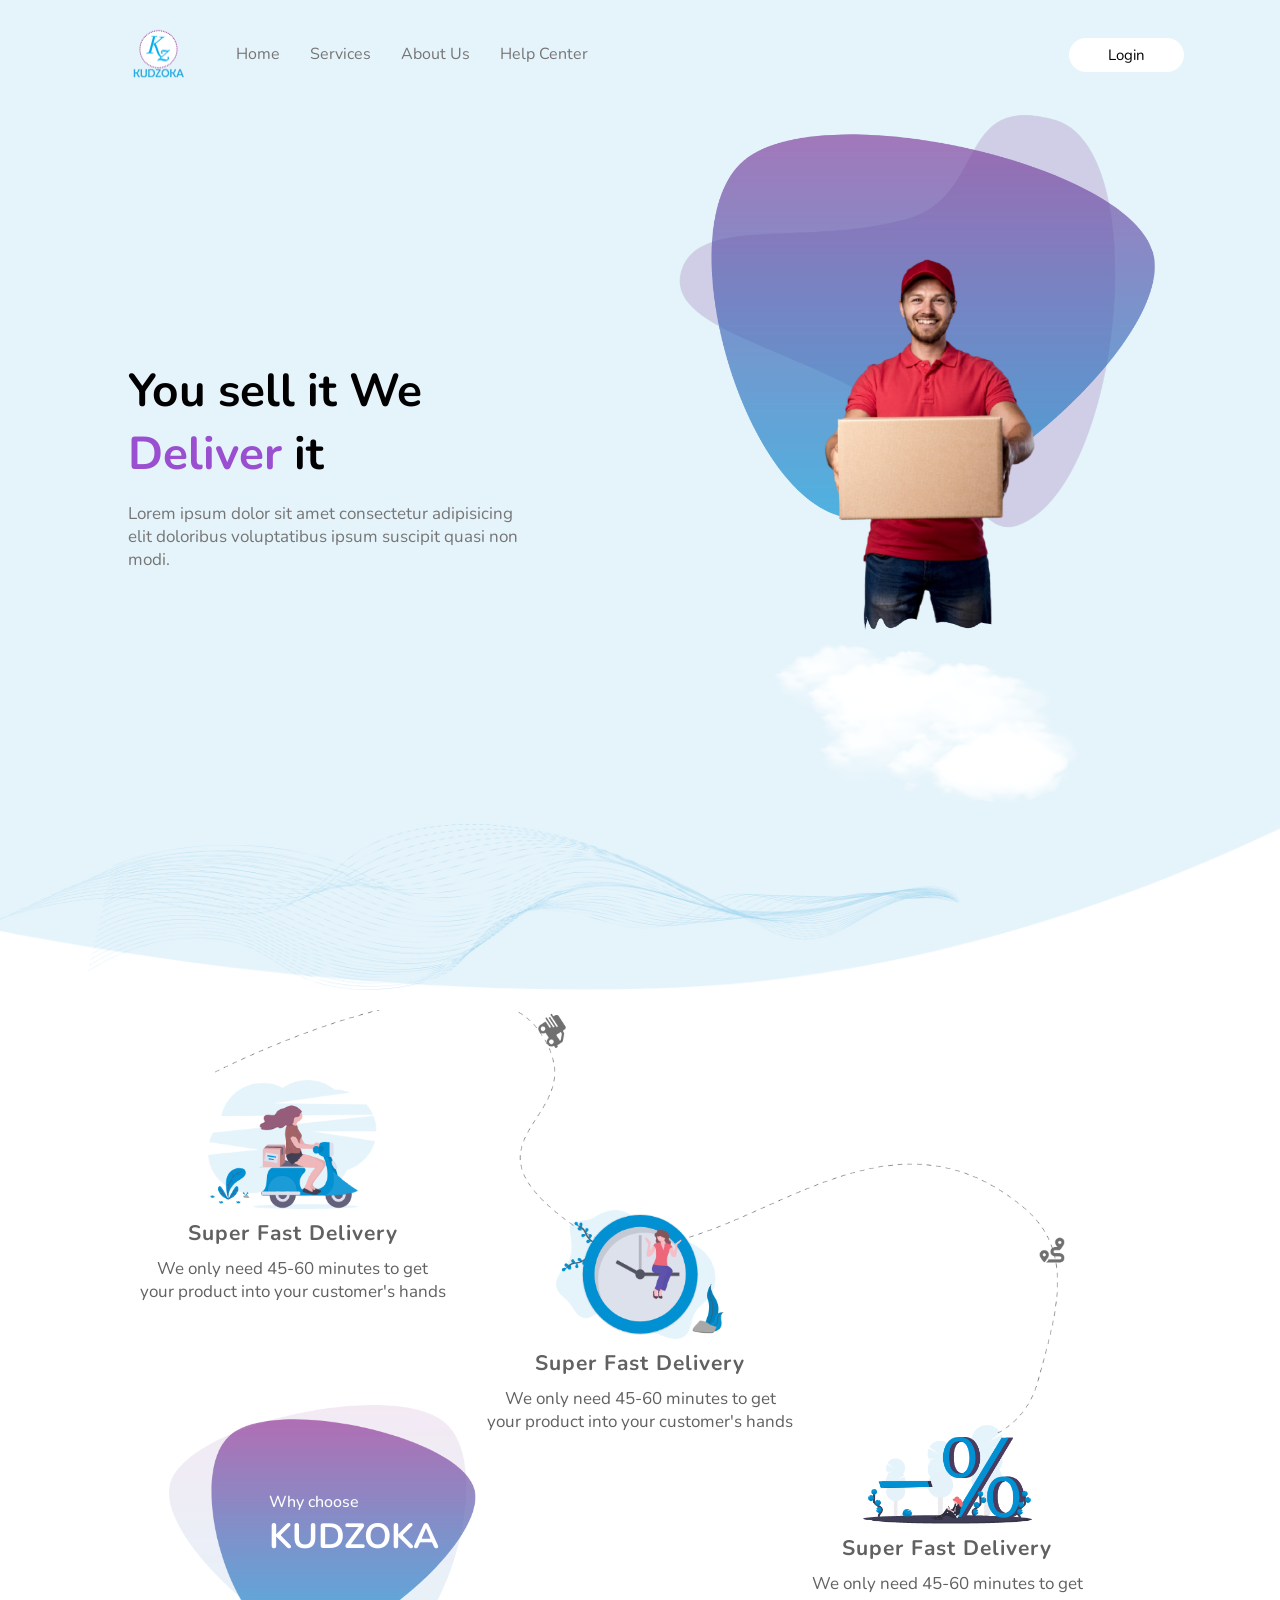
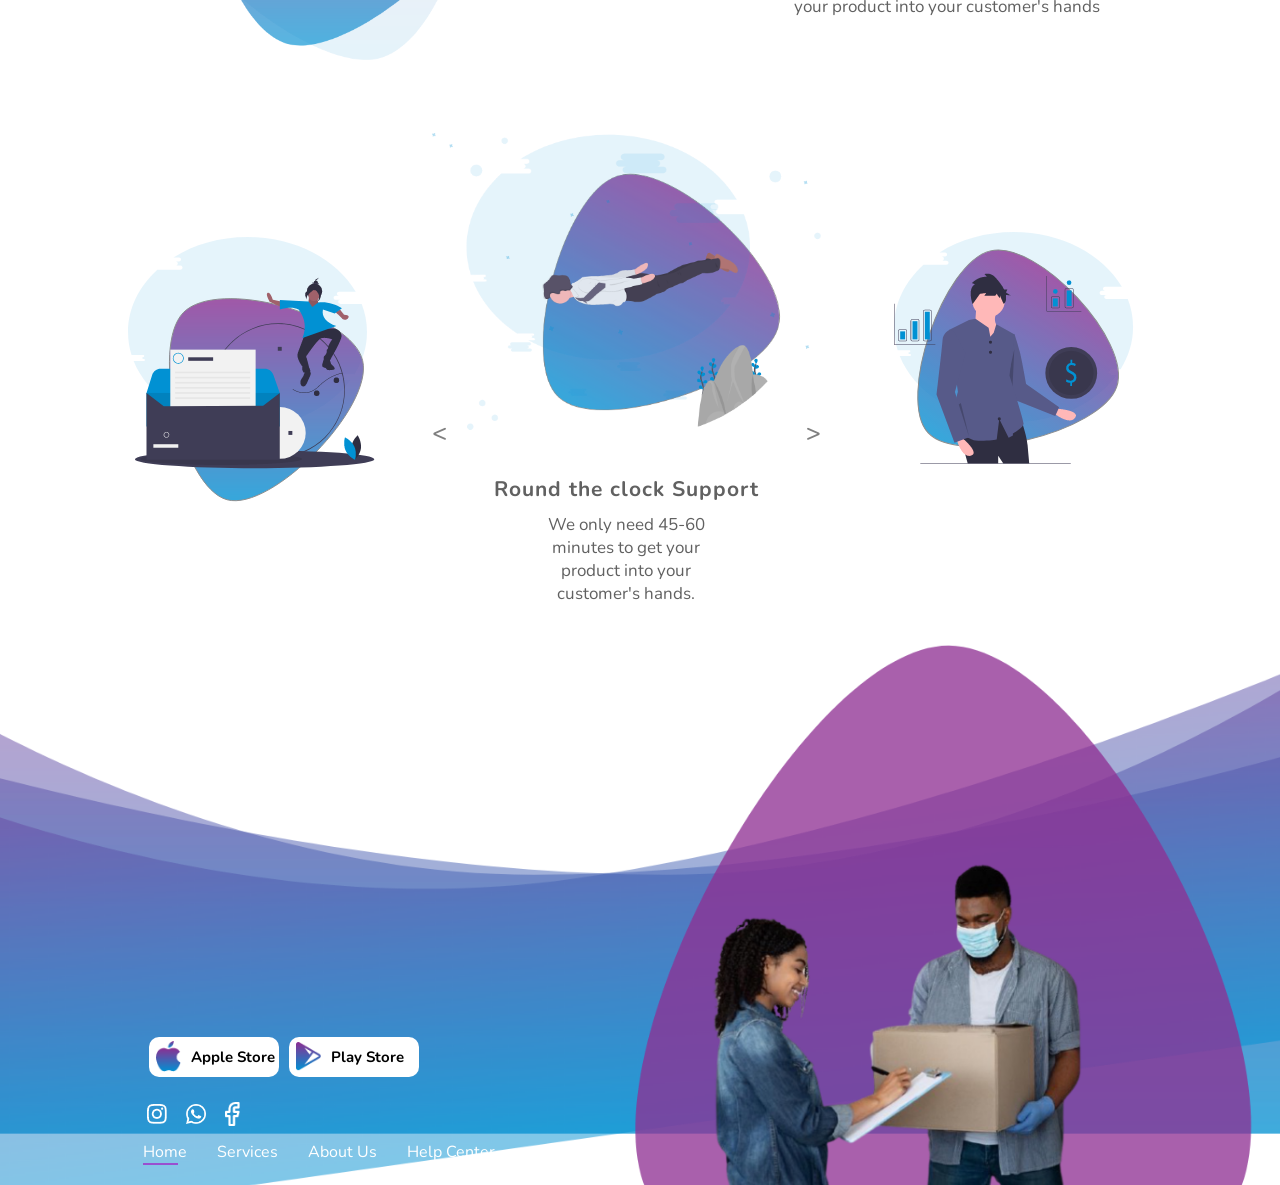
<file: index.html>
<!DOCTYPE html>
<html lang="en">

<head>
  <meta charset="UTF-8">
  <meta name="viewport" content="width=device-width, initial-scale=1.0">
  <link rel="stylesheet" href="index.css" />
  <link href="https://fonts.googleapis.com/css2?family=Nunito:ital,wght@0,300;0,400;1,200;1,300&display=swap"
    rel="stylesheet">
  <title>Document</title>
</head>

<body>
  <header>
    <nav>
      <img src="./images/img-1.png" alt="" class="logo">
      <a href="#Home">Home</a>
      <a href="#Services">Services</a>
      <a href="#About">About Us</a>
      <a href="#Help">Help Center</a>
    </nav>
    <button>Login</button>
  </header>
  <div class="HomeC" id="Home">
    <div class="Home">
      <div class="Home-1">
        <h1>You sell it We <span>Deliver</span> it</h1>
        <p>Lorem ipsum dolor sit amet consectetur adipisicing elit
          doloribus voluptatibus ipsum suscipit quasi non modi.</p>
      </div>
      <img src="./images/Mask Group 1.png" alt="" class="deliver">
      <img src="./images/clouds.png" alt="" class="clouds">
    </div>
    <img src="./images/landing_bg.png" alt="" class="landing_bg">
    <img src="./images/waves.png" alt="" class="waves">
  </div>
  <div class="ServicesC" id="Services">
    <div class="Services">
      <div class="imageS1">
        <img src="./images/Group 140.png" alt="">
        <h3>Super Fast Delivery</h3>
        <p>We only need 45-60 minutes to get your product into your customer's hands</p>
      </div>
      <div class="imageS2">
        <img src="./images/Group 152.png" alt="">
        <h3>Super Fast Delivery</h3>
        <p>We only need 45-60 minutes to get your product into your customer's hands</p>
      </div>
      <div class="imageS3">
        <img src="./images/Group 1020.png" alt="">
        <h3>Super Fast Delivery</h3>
        <p>We only need 45-60 minutes to get your product into your customer's hands</p>
      </div>
      <div class="Why">
        <img src="./images/why_kudzoka_bg.png" alt="">
        <h4>Why choose</h4>
        <h2>KUDZOKA</h2>
      </div>
    </div>
  </div>
  <div class="AboutC" id="About">
    <div class="About">
      <img src="./images/Group 1006.png" alt="">
      <div class="CenterImg">
        <img src="./images/Group 1007.png" alt="">
        <h3>Round the clock Support</h3>
        <p>We only need 45-60 minutes to get your product into your customer's hands.</p>
        <span class="span-1">> </span>
        <span class="span-2">
          < </span>
      </div>
      <img src="./images/Group 1008.png" alt="">
    </div>
  </div>
  <footer>
    <div class="footerC" id="Help">
      <div class="SocialM">
        <div class="Store">
          <div class="StoreImg">
            <img src="./images/apple.png" alt="">
            <h4>Apple Store</h4>
          </div>
          <div class="StoreImg">
            <img src="./images/play-store.png" alt="">
            <h4>Play Store</h4>
          </div>
        </div>
        <div class="SocialMImg">
          <img src="./images/Icon awesome-instagram.png" alt="">
          <img src="./images/Icon simple-whatsapp.png" alt="">
          <img src="./images//Icon feather-facebook.png" alt="" class="facebook">
        </div>
        <nav>
          <a href="." class="active">Home</a>
          <a href=".">Services</a>
          <a href=".">About Us</a>
          <a href=".">Help Center</a>
        </nav>
      </div>
      <img src="./images/img-2.png" alt="">
    </div>
  </footer>
</body>

</html>
</file>
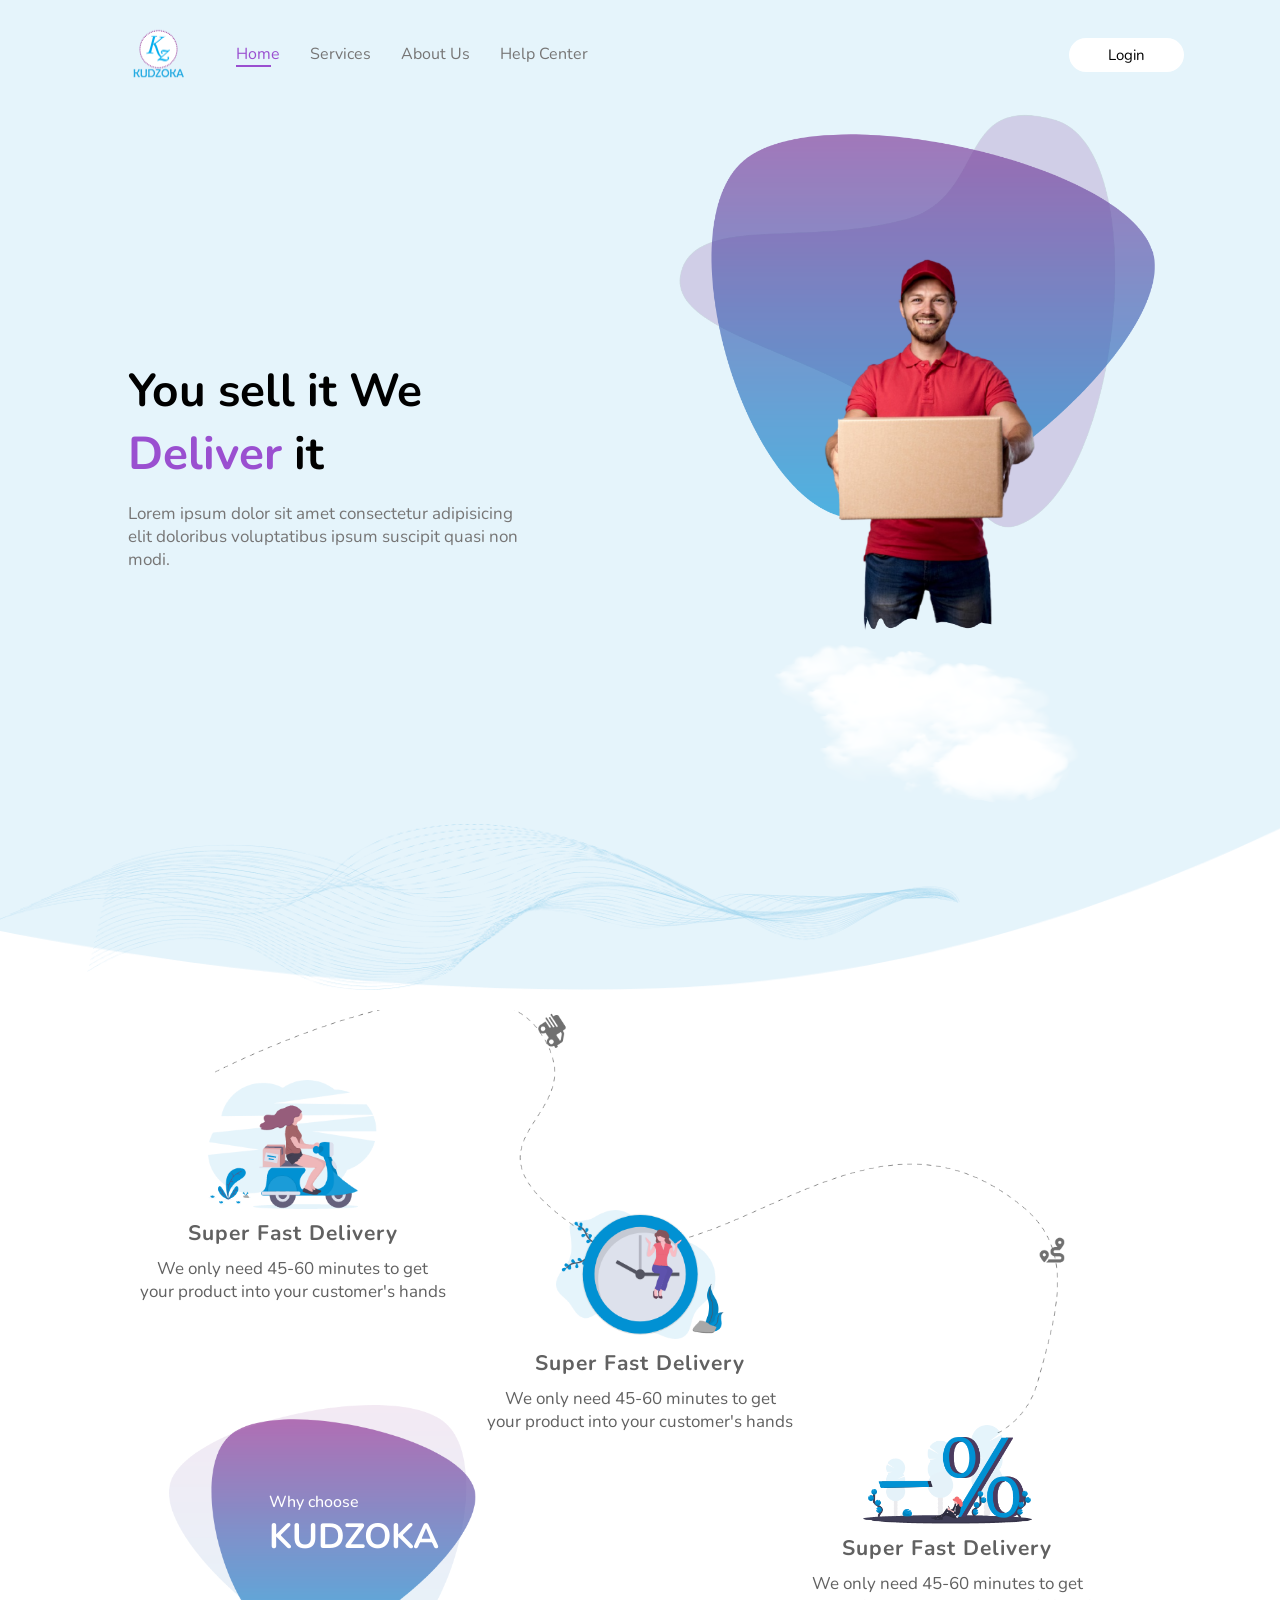
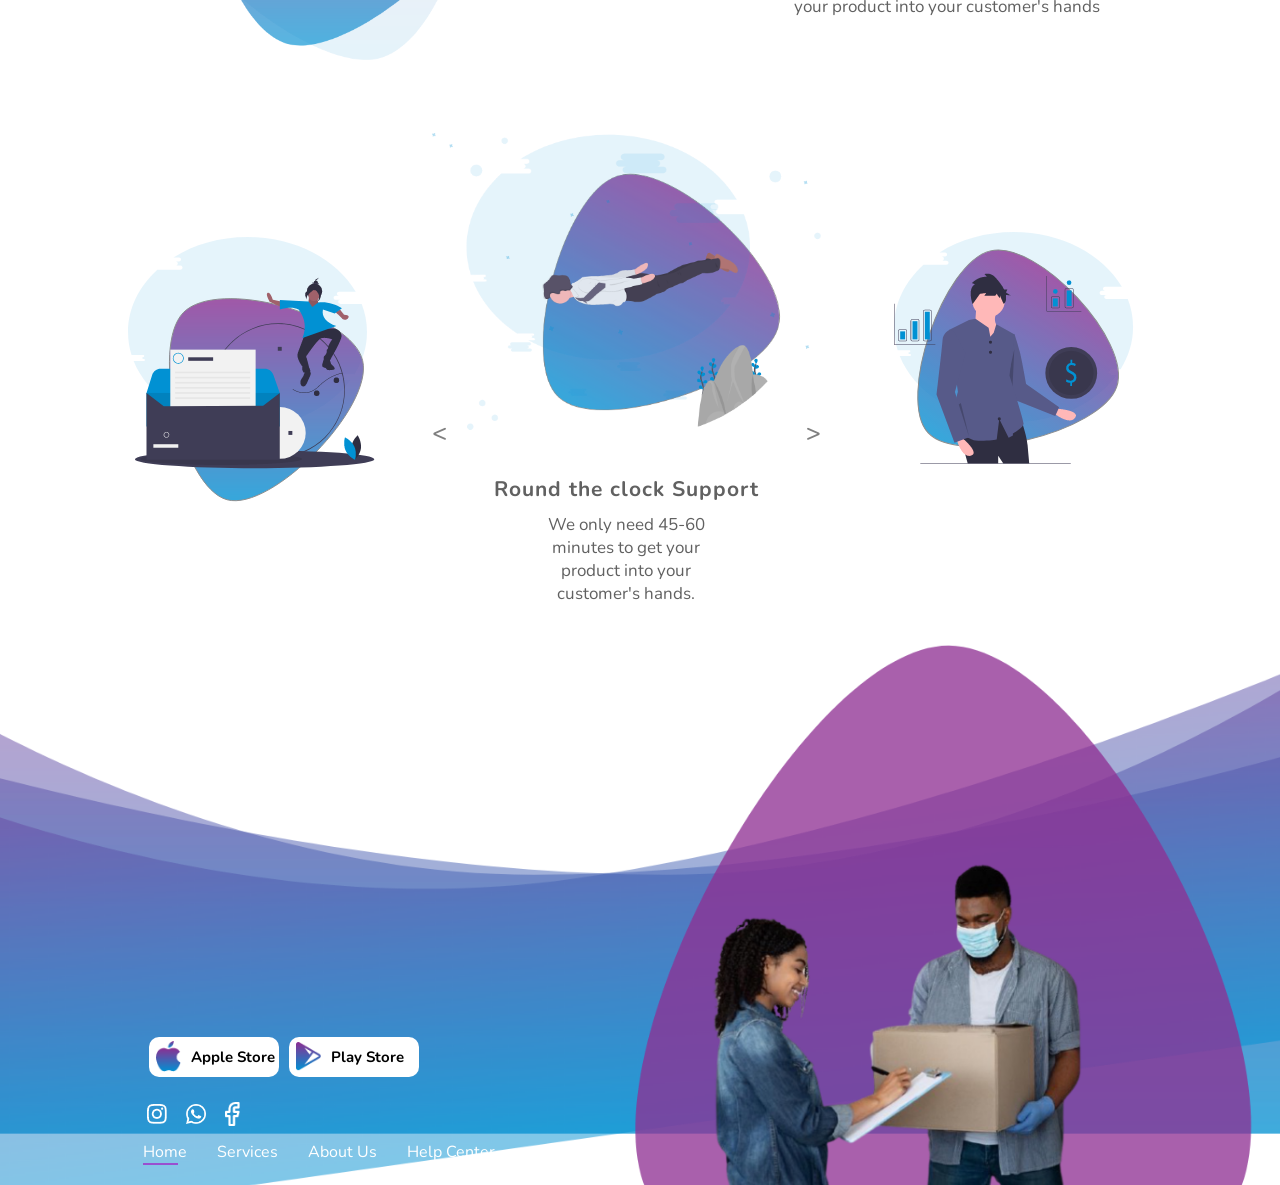
<file: test.html>
<!DOCTYPE html>
<html lang="en">

<head>
  <meta charset="UTF-8">
  <meta name="viewport" content="width=device-width, initial-scale=1.0">
  <link rel="stylesheet" href="Test.css" />
  <link href="https://fonts.googleapis.com/css2?family=Nunito:ital,wght@0,300;0,400;1,200;1,300&display=swap"
    rel="stylesheet">
  <title>Document</title>
</head>

<body>
  <header>
    <nav>
      <img src="./images/img-1.png" alt="" class="logo">
      <a href="." class="active">Home</a>
      <a href=".">Services</a>
      <a href=".">About Us</a>
      <a href=".">Help Center</a>
    </nav>
    <button>Login</button>
  </header>
  <div class="HomeC">
    <div class="Home">
      <div class="Home-1">
        <h1>You sell it We <span>Deliver</span> it</h1>
        <p>Lorem ipsum dolor sit amet consectetur adipisicing elit
          doloribus voluptatibus ipsum suscipit quasi non modi.</p>
      </div>
      <img src="./images/Mask Group 1.png" alt="" class="deliver">
      <img src="./images/clouds.png" alt="" class="clouds">
    </div>
    <img src="./images/landing_bg.png" alt="" class="landing_bg">
    <img src="./images/waves.png" alt="" class="waves">
  </div>
  <div class="ServicesC">
    <div class="Services">
      <div class="imageS1">
        <img src="./images/Group 140.png" alt="">
        <h3>Super Fast Delivery</h3>
        <p>We only need 45-60 minutes to get your product into your customer's hands</p>
      </div>
      <div class="imageS2">
        <img src="./images/Group 152.png" alt="">
        <h3>Super Fast Delivery</h3>
        <p>We only need 45-60 minutes to get your product into your customer's hands</p>
      </div>
      <div class="imageS3">
        <img src="./images/Group 1020.png" alt="">
        <h3>Super Fast Delivery</h3>
        <p>We only need 45-60 minutes to get your product into your customer's hands</p>
      </div>
      <div class="Why">
        <img src="./images/why_kudzoka_bg.png" alt="">
        <h4>Why choose</h4>
        <h2>KUDZOKA</h2>
      </div>
    </div>
  </div>
  <div class="AboutC">
    <div class="About">
      <img src="./images/Group 1006.png" alt="">
      <div class="CenterImg">
        <img src="./images/Group 1007.png" alt="">
        <h3>Round the clock Support</h3>
        <p>We only need 45-60 minutes to get your product into your customer's hands.</p>
        <span class="span-1">> </span>
        <span class="span-2">< </span>
      </div>
      <img src="./images/Group 1008.png" alt="">
    </div>
  </div>
  <footer>
    <div class="footerC">
      <div class="SocialM">
        <div class="Store">
          <div class="StoreImg">
            <img src="./images/apple.png" alt="">
            <h4>Apple Store</h4>
          </div>
          <div class="StoreImg">
            <img src="./images/play-store.png" alt="">
            <h4>Play Store</h4>
          </div>
        </div>
        <div class="SocialMImg">
          <img src="./images/Icon awesome-instagram.png" alt="">
          <img src="./images/Icon simple-whatsapp.png" alt="">
          <img src="./images//Icon feather-facebook.png" alt="" class="facebook">
        </div>
        <nav>
          <a href="." class="active">Home</a>
          <a href=".">Services</a>
          <a href=".">About Us</a>
          <a href=".">Help Center</a>
        </nav>
      </div>
      <img src="./images/img-2.png" alt="">
    </div>
  </footer>
</body>

</html>
</file>
<file: index.css>
* {
  margin: 0px;
  padding: 0px;
  font-family: nunito;
  scroll-behavior: smooth;
}

body {
  display: flex;
  flex-direction: column;
  align-items: center;
}

/* Header */

header {
  position: fixed;
  top: 0px;
  width: 85%;
  height: 110px;
  display: flex;
  flex-direction: row;
  justify-content: space-between;
  align-items: center;
  box-sizing: border-box;
  background-color: transparent;
  z-index: 5;
}

nav {
  display: flex;
  flex-direction: row;
  justify-content: center;
  align-items: center;
}

.logo {
  width: 125px;
}

nav a {
  text-decoration: none;
  color: rgb(118, 117, 117);
  margin: 0px 15px;
}

nav a::after {
  content: '';
  width: 0;
  height: 2px;
  background: rgb(154, 79, 208);
  display: block;
  transition: 0.2s linear;
}

nav a:hover::after {
  width: 80%;
}

.active,
nav a:hover {
  color: rgb(154, 79, 208);
}

.active::after {
  width: 80%;
}

header button {
  width: 115px;
  height: 34px;
  background-color: white;
  border: none;
  border-radius: 20px;
  font-size: 15px;
  transition: all 0.2s;
}

header button:hover {
  background-color: rgb(154, 79, 208);
  color: white;
}

/* Home */

.HomeC {
  position: relative;
  width: 100%;
  height: 110vh;
  background-image: url('./images/blue_bg.png');
  background-position: center;
  background-size: cover;
  background-repeat: no-repeat;
  display: flex;
  justify-content: center;
  align-items: center;
}

.Home {
  position: relative;
  width: 80%;
  height: 110vh;
  display: flex;
  justify-content: space-between;
  align-items: center;
}

.Home-1 {
  display: flex;
  flex-direction: column;
  width: 40%;
  transform: translateY(-30px);
}

.Home-1 h1 {
  font-size: 46px;
  margin-bottom: 17px;
}

.Home-1 h1 span {
  color: rgb(154, 79, 208);
}

.Home-1 p {
  font-size: 17px;
  color: rgb(118, 117, 117);
}

.waves {
  position: absolute;
  width: 75%;
  bottom: 0px;
  left: 0px;
}

.deliver {
  width: 24%;
  margin-right: 10%;
  transform: translateY(-50px);
}

.clouds {
  position: absolute;
  width: 30%;
  right: 7%;
  top: 65%;
}

.landing_bg {
  position: absolute;
  width: 45%;
  top: 4%;
  right: 3%;
  z-index: -1;
}

/* Services */

.ServicesC {
  width: 100%;
  padding: 100px 0px;
  margin-top: -80px;
  margin-bottom: 200px;
  display: flex;
  justify-content: center;
}

.Services {
  position: relative;
  width: 80%;
  padding: 100px 0px;
  display: flex;
  justify-content: center;
  background-image: url('./images/second_section_.png');
  background-position: center;
  background-size: 850px;
  background-repeat: no-repeat;
}

.imageS1,
.imageS2,
.imageS3 {
  width: 30%;
  display: flex;
  flex-direction: column;
  justify-content: center;
  align-items: center;
  text-align: center;
}

.imageS1 {
  transform: translate(-40px, -30px);
}

.imageS2 {
  transform: translateY(100px);
}

.imageS3 {
  transform: translateY(300px);
}

.Services img {
  width: 55%;
}

.Services h3 {
  font-size: 21px;
  letter-spacing: 1px;
  color: rgb(97, 97, 97);
  margin: 10px 0px;
}

.Services p {
  font-size: 17px;
  color: rgb(97, 97, 97);
}

.Why {
  position: absolute;
  left: 4%;
  bottom: -250px;
  width: 30%;
  height: 300px;
  display: flex;
  flex-direction: column;
  justify-content: center;
  align-items: center;
}

.Why img {
  position: absolute;
  width: 100%;
  z-index: -1;
}

.Why h4 {
  color: white;
  width: 35%;
  margin-top: -15px;
  font-weight: 500;
}

.Why h2 {
  color: white;
  width: 35%;
  font-size: 35px;
}

/* About */

.AboutC {
  width: 100%;
  display: flex;
  justify-content: center;
  align-items: center;
}

.About {
  width: 80%;
  display: flex;
  flex-direction: row;
  justify-content: space-between;
  align-items: center;
}

.CenterImg {
  position: relative;
  width: 38%;
  display: flex;
  flex-direction: column;
  justify-content: center;
  align-items: center;
  text-align: center;
}

.CenterImg img {
  width: 100%;
}

.CenterImg h3 {
  font-size: 21px;
  letter-spacing: 1px;
  color: rgb(97, 97, 97);
  margin-bottom: 10px;
}

.CenterImg p {
  font-size: 17px;
  width: 50%;
  color: rgb(97, 97, 97);
}

.CenterImg .span-1 {
  position: absolute;
  top: 60%;
  right: 0px;
  font-size: 25px;
  font-weight: 600;
  color: gray;
}

.CenterImg .span-2 {
  position: absolute;
  top: 60%;
  left: 0px;
  font-size: 25px;
  font-weight: 600;
  color: gray;
}

footer {
  width: 100%;
  height: 80vh;
  display: flex;
  flex-direction: row;
  justify-content: center;
  align-items: end;
  margin-top: -140px;
  background-image: url('./images/Group 1131.png');
  background-position: top;
  background-size: 1800px;
  background-repeat: no-repeat;
}

.footerC {
  width: 80%;
  height: 80vh;
  display: flex;
  flex-direction: row;
  justify-content: space-between;
  align-items: end;
}

footer img {
  width: 50%;
  margin-left: 5%;
}

.SocialM {
  display: flex;
  flex-direction: column;
  justify-content: center;
  align-items: center;
  padding: 20px 0px;
}

.SocialM nav a {
  color: white;
}

.SocialMImg {
  width: 100%;
  display: flex;
  flex-direction: row;
  justify-content: start;
  align-items: center;
  margin: 15px 0px;
}

.SocialMImg img {
  width: 20px;
  cursor: pointer;
}

.SocialMImg .facebook {
  width: 15px;
}



.Store {
  width: 340px;
  display: flex;
  flex-direction: row;
  justify-content: start;
  margin: 10px 0px;
}

.StoreImg {
  width: 130px;
  margin-right: 10px;
  height: 40px;
  display: flex;
  flex-direction: row;
  align-items: center;
  background-color: white;
  border-radius: 10px;
  cursor: pointer;
}

.StoreImg h4 {
  font-size: 15px;
  margin-left: 10px;
}

.StoreImg img {
  width: 25px;
}

@media(min-width:1670px) {
  footer {
    background-size: 2300px;
  }

  .SocialM {
    padding: 50px 0px;
  }
</file>
<file: Test.css>
* {
  margin: 0px;
  padding: 0px;
  font-family: nunito;
  scroll-behavior: smooth;
}

body {
  display: flex;
  flex-direction: column;
  align-items: center;
}

/* Header */

header {
  position: fixed;
  top: 0px;
  width: 85%;
  height: 110px;
  display: flex;
  flex-direction: row;
  justify-content: space-between;
  align-items: center;
  box-sizing: border-box;
  background-color: transparent;
  z-index: 5;
}

nav {
  display: flex;
  flex-direction: row;
  justify-content: center;
  align-items: center;
}

.logo {
  width: 125px;
}

nav a {
  text-decoration: none;
  color: rgb(118, 117, 117);
  margin: 0px 15px;
}

nav a::after {
  content: '';
  width: 0;
  height: 2px;
  background: rgb(154, 79, 208);
  display: block;
  transition: 0.2s linear;
}

nav a:hover::after {
  width: 80%;
}

.active,
nav a:hover {
  color: rgb(154, 79, 208);
}

.active::after {
  width: 80%;
}

header button {
  width: 115px;
  height: 34px;
  background-color: white;
  border: none;
  border-radius: 20px;
  font-size: 15px;
  transition: all 0.2s;
}

header button:hover {
  background-color: rgb(154, 79, 208);
  color: white;
}

/* Home */

.HomeC {
  position: relative;
  width: 100%;
  height: 110vh;
  background-image: url('./images/blue_bg.png');
  background-position: center;
  background-size: cover;
  background-repeat: no-repeat;
  display: flex;
  justify-content: center;
  align-items: center;
}

.Home {
  position: relative;
  width: 80%;
  height: 110vh;
  display: flex;
  justify-content: space-between;
  align-items: center;
}

.Home-1 {
  display: flex;
  flex-direction: column;
  width: 40%;
  transform: translateY(-30px);
}

.Home-1 h1 {
  font-size: 46px;
  margin-bottom: 17px;
}

.Home-1 h1 span {
  color: rgb(154, 79, 208);
}

.Home-1 p {
  font-size: 17px;
  color: rgb(118, 117, 117);
}

.waves {
  position: absolute;
  width: 75%;
  bottom: 0px;
  left: 0px;
}

.deliver {
  width: 24%;
  margin-right: 10%;
  transform: translateY(-50px);
}

.clouds {
  position: absolute;
  width: 30%;
  right: 7%;
  top: 65%;
}

.landing_bg {
  position: absolute;
  width: 45%;
  top: 4%;
  right: 3%;
  z-index: -1;
}

/* Services */

.ServicesC {
  width: 100%;
  padding: 100px 0px;
  margin-top: -80px;
  margin-bottom: 200px;
  display: flex;
  justify-content: center;
}

.Services {
  position: relative;
  width: 80%;
  padding: 100px 0px;
  display: flex;
  justify-content: center;
  background-image: url('./images/second_section_.png');
  background-position: center;
  background-size: 850px;
  background-repeat: no-repeat;
}

.imageS1,
.imageS2,
.imageS3 {
  width: 30%;
  display: flex;
  flex-direction: column;
  justify-content: center;
  align-items: center;
  text-align: center;
}

.imageS1 {
  transform: translate(-40px, -30px);
}

.imageS2 {
  transform: translateY(100px);
}

.imageS3 {
  transform: translateY(300px);
}

.Services img {
  width: 55%;
}

.Services h3 {
  font-size: 21px;
  letter-spacing: 1px;
  color: rgb(97, 97, 97);
  margin: 10px 0px;
}

.Services p {
  font-size: 17px;
  color: rgb(97, 97, 97);
}

.Why {
  position: absolute;
  left: 4%;
  bottom: -250px;
  width: 30%;
  height: 300px;
  display: flex;
  flex-direction: column;
  justify-content: center;
  align-items: center;
}

.Why img {
  position: absolute;
  width: 100%;
  z-index: -1;
}

.Why h4 {
  color: white;
  width: 35%;
  margin-top: -15px;
  font-weight: 500;
}

.Why h2 {
  color: white;
  width: 35%;
  font-size: 35px;
}

/* About */

.AboutC {
  width: 100%;
  display: flex;
  justify-content: center;
  align-items: center;
}

.About {
  width: 80%;
  display: flex;
  flex-direction: row;
  justify-content: space-between;
  align-items: center;
}

.CenterImg {
  position: relative;
  width: 38%;
  display: flex;
  flex-direction: column;
  justify-content: center;
  align-items: center;
  text-align: center;
}

.CenterImg img {
  width: 100%;
}

.CenterImg h3 {
  font-size: 21px;
  letter-spacing: 1px;
  color: rgb(97, 97, 97);
  margin-bottom: 10px;
}

.CenterImg p {
  font-size: 17px;
  width: 50%;
  color: rgb(97, 97, 97);
}

.CenterImg .span-1 {
  position: absolute;
  top: 60%;
  right: 0px;
  font-size: 25px;
  font-weight: 600;
  color: gray;
}

.CenterImg .span-2 {
  position: absolute;
  top: 60%;
  left: 0px;
  font-size: 25px;
  font-weight: 600;
  color: gray;
}

footer {
  width: 100%;
  height: 80vh;
  display: flex;
  flex-direction: row;
  justify-content: center;
  align-items: end;
  margin-top: -140px;
  background-image: url('./images/Group 1131.png');
  background-position: top;
  background-size: 1800px;
  background-repeat: no-repeat;
}

.footerC {
  width: 80%;
  height: 80vh;
  display: flex;
  flex-direction: row;
  justify-content: space-between;
  align-items: end;
}

footer img {
  width: 50%;
  margin-left: 5%;
}

.SocialM {
  display: flex;
  flex-direction: column;
  justify-content: center;
  align-items: center;
  padding: 20px 0px;
}

.SocialM nav a {
  color: white;
}

.SocialMImg {
  width: 100%;
  display: flex;
  flex-direction: row;
  justify-content: start;
  align-items: center;
  margin: 15px 0px;
}

.SocialMImg img {
  width: 20px;
  cursor: pointer;
}

.SocialMImg .facebook {
  width: 15px;
}



.Store {
  width: 340px;
  display: flex;
  flex-direction: row;
  justify-content: start;
  margin: 10px 0px;
}

.StoreImg {
  width: 130px;
  margin-right: 10px;
  height: 40px;
  display: flex;
  flex-direction: row;
  align-items: center;
  background-color: white;
  border-radius: 10px;
  cursor: pointer;
}

.StoreImg h4 {
  font-size: 15px;
  margin-left: 10px;
}

.StoreImg img {
  width: 25px;
}

@media(min-width:1670px) {
  footer {
    background-size: 2300px;
  }

  .SocialM {
    padding: 50px 0px;
  }
</file>
